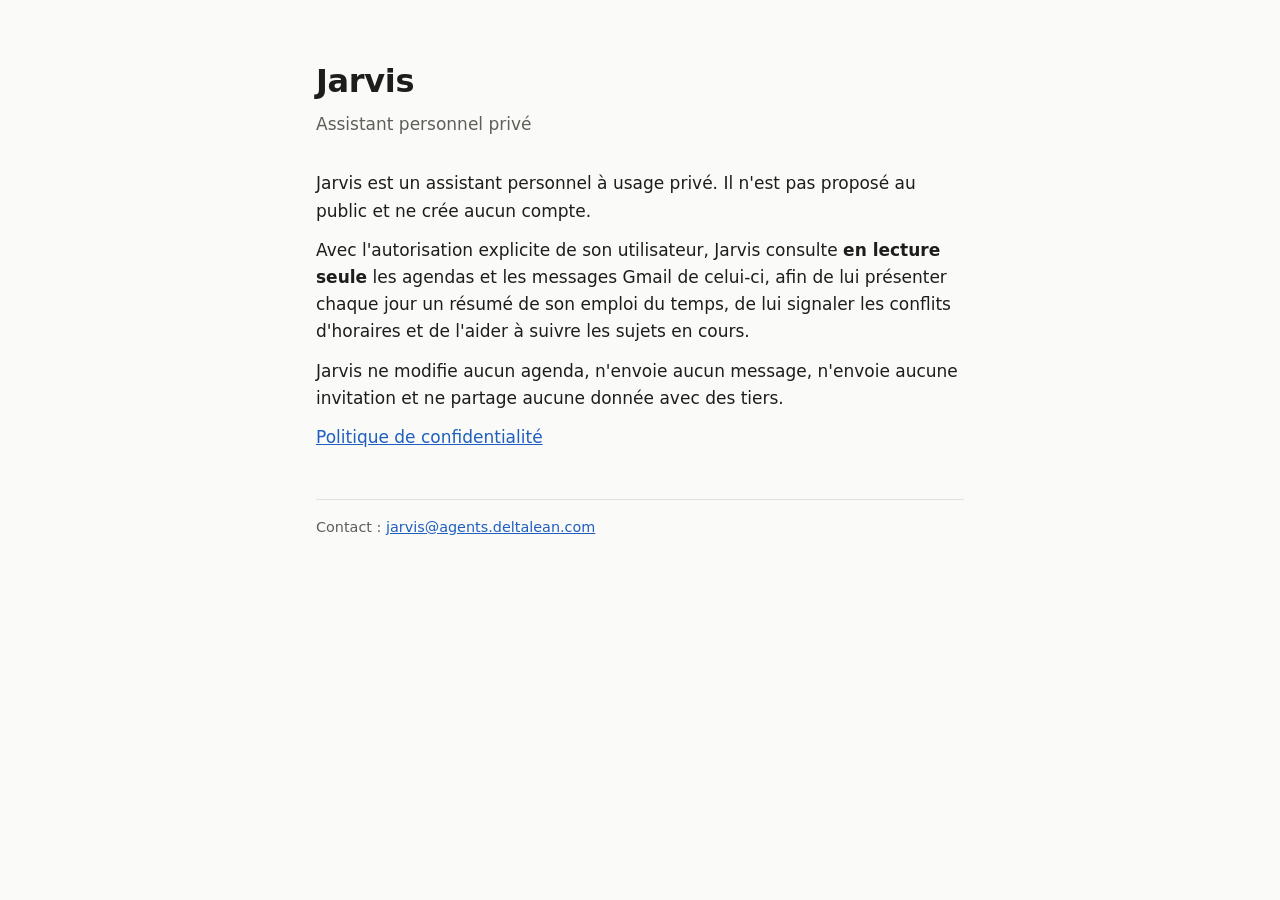
<file: index.html>
<!doctype html>
<html lang="fr">
<head>
  <meta charset="utf-8">
  <meta name="viewport" content="width=device-width, initial-scale=1">
  <title>Jarvis</title>
  <meta name="description" content="Jarvis, assistant personnel privé.">
  <link rel="stylesheet" href="style.css">
</head>
<body>
  <main>
    <h1>Jarvis</h1>
    <p class="sous-titre">Assistant personnel privé</p>

    <p>Jarvis est un assistant personnel à usage privé. Il n'est pas proposé au public et ne crée aucun compte.</p>

    <p>Avec l'autorisation explicite de son utilisateur, Jarvis consulte <strong>en lecture seule</strong> les
    agendas et les messages Gmail de celui-ci, afin de lui présenter chaque jour un résumé de son emploi du temps, de
    lui signaler les conflits d'horaires et de l'aider à suivre les sujets en cours.</p>

    <p>Jarvis ne modifie aucun agenda, n'envoie aucun message, n'envoie aucune invitation et ne partage aucune donnée
    avec des tiers.</p>

    <p><a href="confidentialite.html">Politique de confidentialité</a></p>

    <footer>Contact : <a href="mailto:jarvis@agents.deltalean.com">jarvis@agents.deltalean.com</a></footer>
  </main>
</body>
</html>
</file>
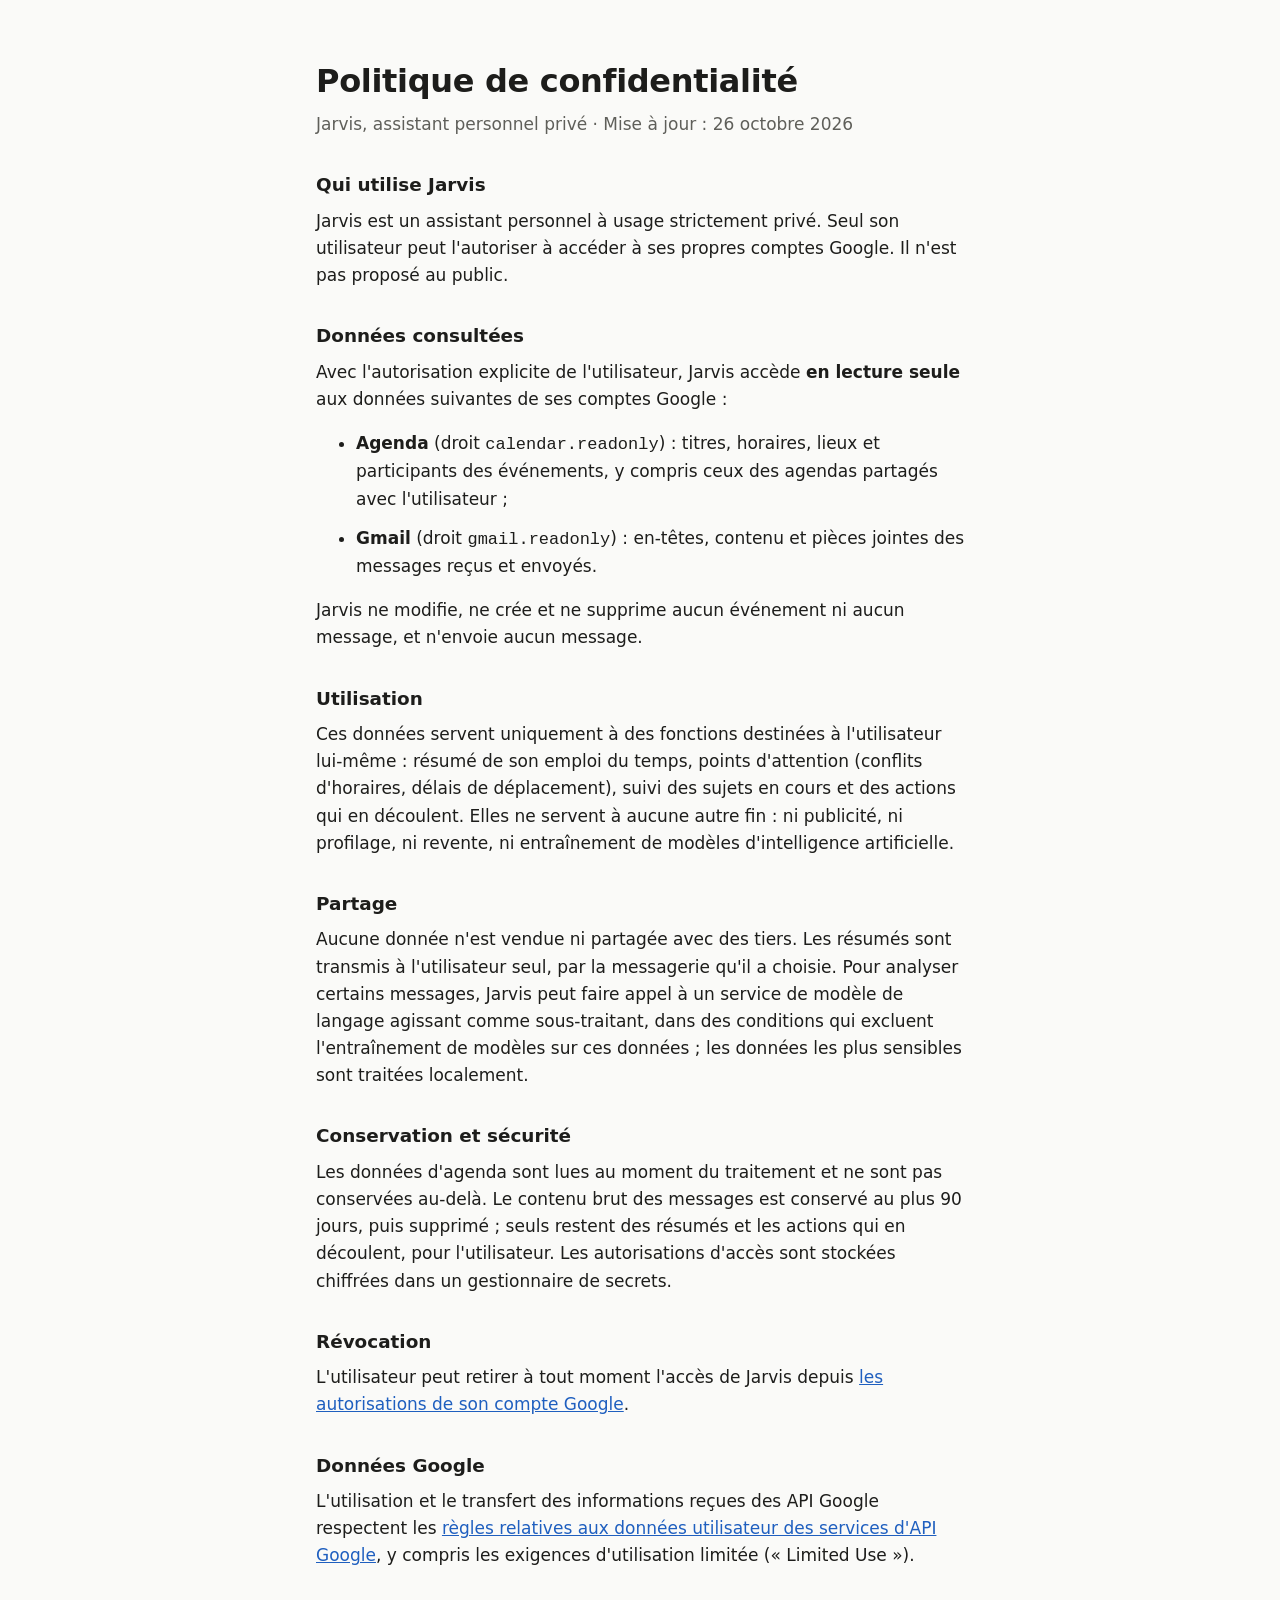
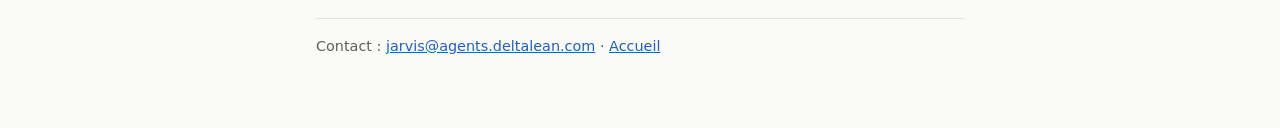
<file: confidentialite.html>
<!doctype html>
<html lang="fr">
<head>
  <meta charset="utf-8">
  <meta name="viewport" content="width=device-width, initial-scale=1">
  <title>Confidentialité de Jarvis</title>
  <meta name="description" content="Politique de confidentialité de Jarvis, assistant personnel privé.">
  <link rel="stylesheet" href="style.css">
</head>
<body>
  <main>
    <h1>Politique de confidentialité</h1>
    <p class="sous-titre">Jarvis, assistant personnel privé · Mise à jour : 26 octobre 2026</p>

    <h2>Qui utilise Jarvis</h2>
    <p>Jarvis est un assistant personnel à usage strictement privé. Seul son utilisateur peut l'autoriser à accéder à
    ses propres comptes Google. Il n'est pas proposé au public.</p>

    <h2>Données consultées</h2>
    <p>Avec l'autorisation explicite de l'utilisateur, Jarvis accède <strong>en lecture seule</strong> aux données
    suivantes de ses comptes Google :</p>
    <ul>
      <li><strong>Agenda</strong> (droit <code>calendar.readonly</code>) : titres, horaires, lieux et participants des
      événements, y compris ceux des agendas partagés avec l'utilisateur ;</li>
      <li><strong>Gmail</strong> (droit <code>gmail.readonly</code>) : en-têtes, contenu et pièces jointes des
      messages reçus et envoyés.</li>
    </ul>
    <p>Jarvis ne modifie, ne crée et ne supprime aucun événement ni aucun message, et n'envoie aucun message.</p>

    <h2>Utilisation</h2>
    <p>Ces données servent uniquement à des fonctions destinées à l'utilisateur lui-même : résumé de son emploi du
    temps, points d'attention (conflits d'horaires, délais de déplacement), suivi des sujets en cours et des actions
    qui en découlent. Elles ne servent à aucune autre fin : ni publicité, ni profilage, ni revente, ni entraînement de
    modèles d'intelligence artificielle.</p>

    <h2>Partage</h2>
    <p>Aucune donnée n'est vendue ni partagée avec des tiers. Les résumés sont transmis à l'utilisateur seul, par la
    messagerie qu'il a choisie. Pour analyser certains messages, Jarvis peut faire appel à un service de modèle de
    langage agissant comme sous-traitant, dans des conditions qui excluent l'entraînement de modèles sur ces données ;
    les données les plus sensibles sont traitées localement.</p>

    <h2>Conservation et sécurité</h2>
    <p>Les données d'agenda sont lues au moment du traitement et ne sont pas conservées au-delà. Le contenu brut des
    messages est conservé au plus 90 jours, puis supprimé ; seuls restent des résumés et les actions qui en découlent,
    pour l'utilisateur. Les autorisations d'accès sont stockées chiffrées dans un gestionnaire de secrets.</p>

    <h2>Révocation</h2>
    <p>L'utilisateur peut retirer à tout moment l'accès de Jarvis depuis
    <a href="https://myaccount.google.com/permissions">les autorisations de son compte Google</a>.</p>

    <h2>Données Google</h2>
    <p>L'utilisation et le transfert des informations reçues des API Google respectent les
    <a href="https://developers.google.com/terms/api-services-user-data-policy">règles relatives aux données
    utilisateur des services d'API Google</a>, y compris les exigences d'utilisation limitée (« Limited Use »).</p>

    <footer>Contact : <a href="mailto:jarvis@agents.deltalean.com">jarvis@agents.deltalean.com</a> ·
    <a href="index.html">Accueil</a></footer>
  </main>
</body>
</html>
</file>
<file: style.css>
:root {
  --fond: #fafaf8;
  --texte: #1d1d1b;
  --doux: #5f5f5a;
  --lien: #1f5fbf;
  --trait: #e2e2dc;
}
@media (prefers-color-scheme: dark) {
  :root {
    --fond: #161615;
    --texte: #ecece6;
    --doux: #a3a39c;
    --lien: #7fb0ff;
    --trait: #2f2f2c;
  }
}
* { box-sizing: border-box; }
body {
  margin: 0;
  background: var(--fond);
  color: var(--texte);
  font: 17px/1.6 system-ui, -apple-system, "Segoe UI", Roboto, sans-serif;
}
main { max-width: 680px; margin: 0 auto; padding: 56px 16px 72px; }
h1 { font-size: 2rem; margin: 0 0 4px; letter-spacing: -0.01em; }
h2 { font-size: 1.15rem; margin: 32px 0 8px; }
p, li { margin: 0 0 12px; }
.sous-titre { color: var(--doux); margin-bottom: 32px; }
a { color: var(--lien); }
footer { border-top: 1px solid var(--trait); margin-top: 48px; padding-top: 16px; color: var(--doux); font-size: 0.9rem; }
</file>
